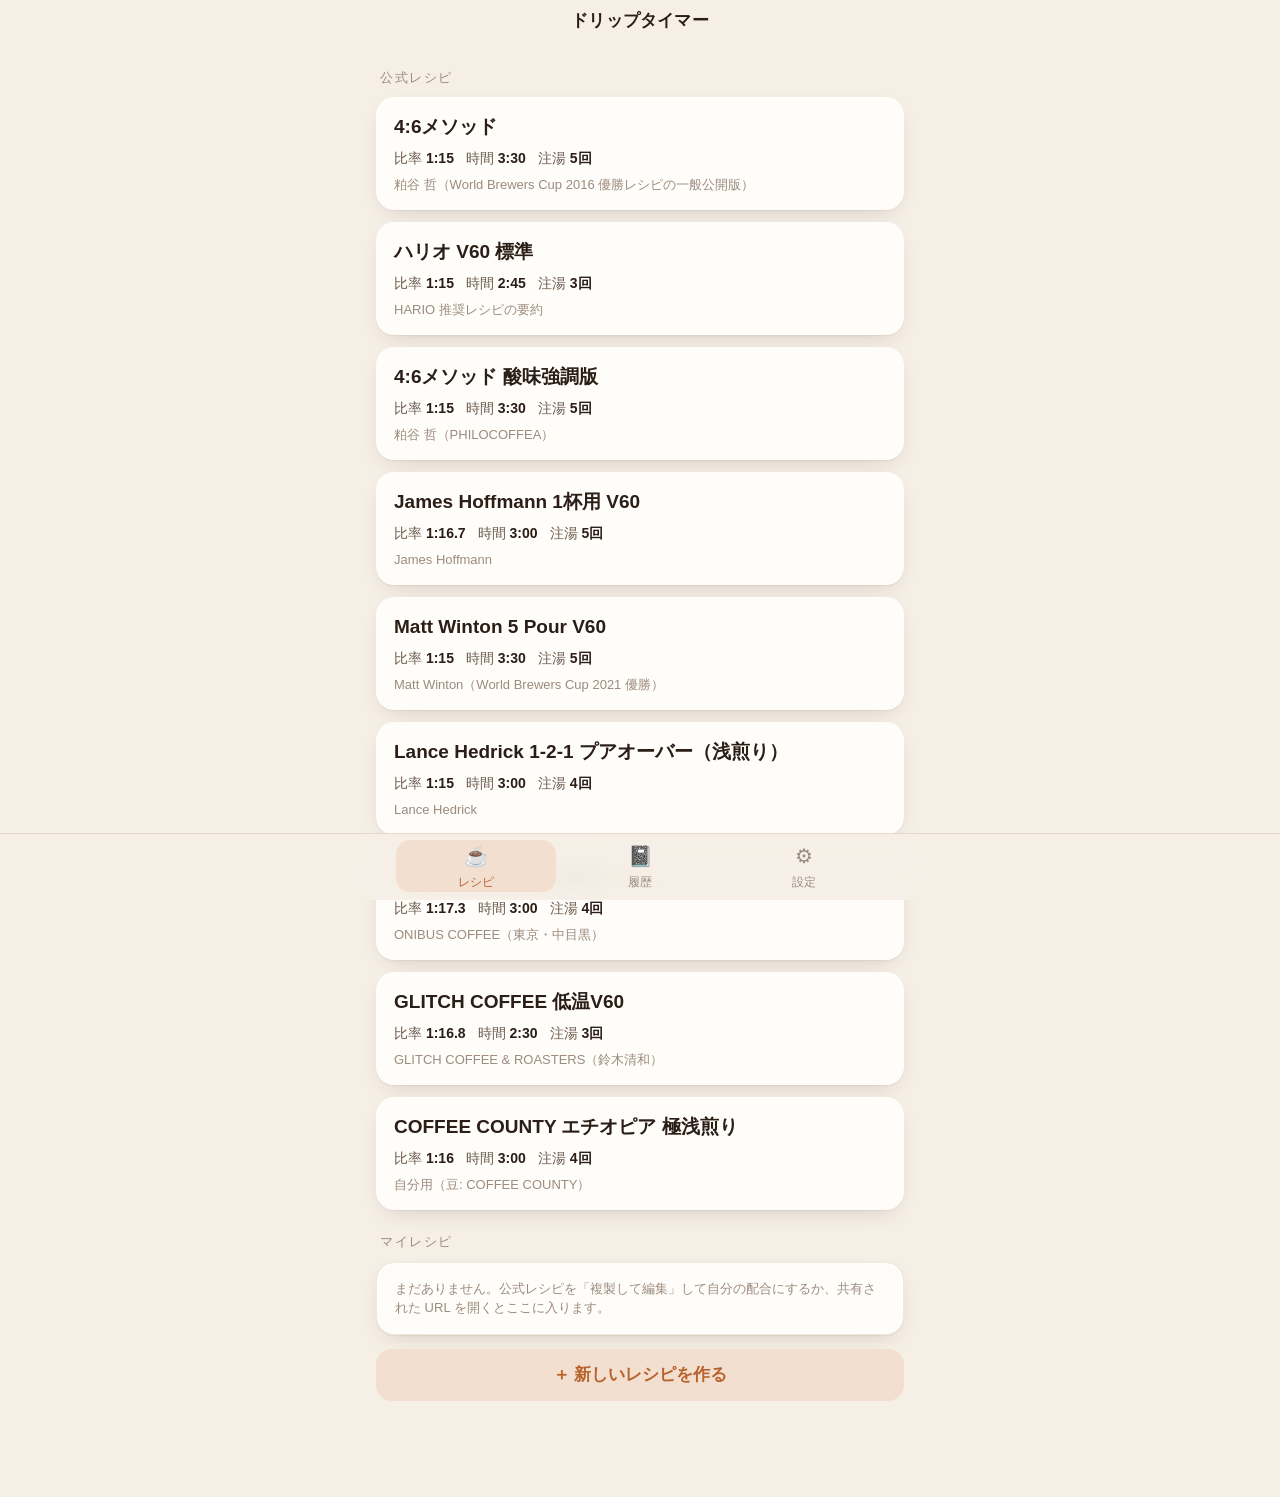
<file: index.html>
<!doctype html>
<html lang="ja">
<head>
<meta charset="utf-8">
<meta name="viewport" content="width=device-width, initial-scale=1, viewport-fit=cover">
<title>ドリップタイマー</title>
<meta name="description" content="ハンドドリップのレシピを、目標の湯量と秒数で案内するタイマー。スケールを見ながらレシピ通りに淹れる。">
<meta name="theme-color" content="#f6efe6" media="(prefers-color-scheme: light)">
<meta name="theme-color" content="#1c1612" media="(prefers-color-scheme: dark)">
<meta name="apple-mobile-web-app-capable" content="yes">
<meta name="apple-mobile-web-app-status-bar-style" content="default">
<meta name="apple-mobile-web-app-title" content="ドリップ">
<link rel="manifest" href="manifest.webmanifest">
<link rel="apple-touch-icon" href="icons/apple-touch-icon.png">
<link rel="icon" href="icons/icon.svg" type="image/svg+xml">
<link rel="stylesheet" href="css/app.css">
</head>
<body>
<div id="app" class="app">
  <header class="topbar">
    <button class="icon-btn" id="btn-back" hidden aria-label="戻る">‹</button>
    <h1 class="topbar-title" id="topbar-title">ドリップタイマー</h1>
    <button class="icon-btn" id="btn-menu" aria-label="メニュー">⋯</button>
  </header>
  <main id="view" class="view" aria-live="polite"></main>
  <nav class="tabbar" id="tabbar">
    <button data-route="home" class="tab active"><span class="tab-ic">☕</span>レシピ</button>
    <button data-route="history" class="tab"><span class="tab-ic">📓</span>履歴</button>
    <button data-route="settings" class="tab"><span class="tab-ic">⚙︎</span>設定</button>
  </nav>
</div>
<div id="toast" class="toast" hidden></div>
<dialog id="dialog" class="dialog"></dialog>
<script src="js/vendor/qrcode.js"></script>
<script type="module" src="js/app.js"></script>
<script>
  if ("serviceWorker" in navigator) {
    addEventListener("load", () => navigator.serviceWorker.register("sw.js").catch(() => {}));
  }
</script>
</body>
</html>
</file>
<file: css/app.css>
/* ---- トークン ---------------------------------------------------------- */
:root {
  --bg: #f6efe6;          /* 生成り */
  --bg-2: #fffaf3;
  --card: #fffdf9;
  --ink: #2a1e17;         /* 深い茶 */
  --ink-2: #6b5a4e;
  --ink-3: #9c8b7e;
  --line: #e6d9cb;
  --accent: #b8622b;      /* 銅 */
  --accent-ink: #fff;
  --accent-soft: #f3dfcf;
  --scene: #f4e9dc;
  --ok: #4f7d4a;
  --warn: #c2452d;
  --shadow: 0 1px 2px rgba(60, 40, 20, .06), 0 8px 24px -12px rgba(60, 40, 20, .25);
  --radius: 18px;
  --safe-b: env(safe-area-inset-bottom, 0px);
  --safe-t: env(safe-area-inset-top, 0px);
  color-scheme: light dark;
}
@media (prefers-color-scheme: dark) {
  :root {
    --bg: #1c1612; --bg-2: #241d18; --card: #2a221c;
    --ink: #f3eae0; --ink-2: #c6b7a8; --ink-3: #8d7d6f; --line: #3a3029;
    --accent: #d98a4f; --accent-ink: #1c1612; --accent-soft: #3d2a1c; --scene: #221b16;
    --ok: #8fc48a; --warn: #f08a76;
    --shadow: 0 1px 2px rgba(0,0,0,.4), 0 10px 30px -14px rgba(0,0,0,.7);
  }
}

/* ---- ベース ------------------------------------------------------------ */
* { box-sizing: border-box; }
html, body { margin: 0; height: 100%; }
body {
  background: var(--bg); color: var(--ink);
  font-family: -apple-system, BlinkMacSystemFont, "Hiragino Sans", "Hiragino Kaku Gothic ProN", "Noto Sans JP", sans-serif;
  font-size: 16px; line-height: 1.5;
  -webkit-text-size-adjust: 100%; -webkit-tap-highlight-color: transparent;
  overscroll-behavior: none;
}
button, input, select, textarea { font: inherit; color: inherit; }
button { cursor: pointer; }
h1, h2, h3 { margin: 0; font-weight: 700; letter-spacing: .01em; }
p { margin: 0; }
[hidden] { display: none !important; }
.num { font-variant-numeric: tabular-nums; font-feature-settings: "tnum"; }

.app { min-height: 100%; display: flex; flex-direction: column; max-width: 560px; margin: 0 auto; }

/* ---- ヘッダー / タブ --------------------------------------------------- */
.topbar {
  position: sticky; top: 0; z-index: 5;
  display: grid; grid-template-columns: 44px 1fr 44px; align-items: center;
  padding: calc(8px + var(--safe-t)) 8px 8px;
  background: color-mix(in srgb, var(--bg) 88%, transparent); backdrop-filter: blur(12px); -webkit-backdrop-filter: blur(12px);
}
.topbar-title { grid-column: 2; text-align: center; font-size: 17px; white-space: nowrap; overflow: hidden; text-overflow: ellipsis; }
#btn-back { grid-column: 1; }
#btn-menu { grid-column: 3; }
.icon-btn {
  width: 44px; height: 44px; border: 0; background: transparent; border-radius: 12px; font-size: 26px; line-height: 1; color: var(--ink-2);
}
.icon-btn:active { background: var(--accent-soft); }
.view { flex: 1; padding: 4px 16px calc(96px + var(--safe-b)); }
.tabbar {
  position: fixed; bottom: 0; left: 0; right: 0; z-index: 5;
  display: flex; justify-content: center; gap: 4px;
  padding: 6px 12px calc(8px + var(--safe-b));
  background: color-mix(in srgb, var(--bg) 92%, transparent); backdrop-filter: blur(12px); -webkit-backdrop-filter: blur(12px);
  border-top: 1px solid var(--line);
}
.tab {
  flex: 1; max-width: 160px; min-height: 52px; border: 0; background: transparent; border-radius: 14px;
  display: flex; flex-direction: column; align-items: center; justify-content: center; gap: 2px;
  font-size: 12px; color: var(--ink-3);
}
.tab .tab-ic { font-size: 20px; }
.tab.active { color: var(--accent); background: var(--accent-soft); }
.tabbar[hidden] { display: none; }

/* ---- 共通パーツ -------------------------------------------------------- */
.section-title { font-size: 13px; color: var(--ink-3); text-transform: uppercase; letter-spacing: .12em; margin: 22px 4px 10px; }
.card {
  background: var(--card); border-radius: var(--radius); box-shadow: var(--shadow); padding: 16px 18px;
  border: 1px solid color-mix(in srgb, var(--line) 60%, transparent);
}
.card + .card { margin-top: 12px; }
.recipe-card { width: 100%; text-align: left; border: 0; display: grid; gap: 6px; }
.recipe-card:active { transform: scale(.99); }
.recipe-card .name { font-size: 19px; font-weight: 700; }
.recipe-card .meta { display: flex; gap: 12px; color: var(--ink-2); font-size: 14px; flex-wrap: wrap; }
.recipe-card .meta b { color: var(--ink); font-weight: 600; }
.recipe-card .author { color: var(--ink-3); font-size: 13px; }
.chip { display: inline-block; padding: 2px 10px; border-radius: 999px; background: var(--accent-soft); color: var(--accent); font-size: 12px; font-weight: 600; }

.btn {
  display: inline-flex; align-items: center; justify-content: center; gap: 8px;
  min-height: 52px; padding: 0 22px; border-radius: 16px; border: 0;
  background: var(--accent); color: var(--accent-ink); font-weight: 700; font-size: 17px;
  box-shadow: 0 6px 18px -8px color-mix(in srgb, var(--accent) 70%, transparent);
}
.btn:active { filter: brightness(.95); transform: translateY(1px); }
.btn.secondary { background: var(--accent-soft); color: var(--accent); box-shadow: none; }
.btn.ghost { background: transparent; color: var(--ink-2); box-shadow: none; border: 1px solid var(--line); }
.btn.danger { background: transparent; color: var(--warn); box-shadow: none; border: 1px solid var(--line); }
.btn.block { width: 100%; }
.btn.small { min-height: 40px; font-size: 14px; padding: 0 14px; border-radius: 12px; }
.btn-row { display: flex; gap: 10px; margin-top: 14px; }
.btn-row > .btn { flex: 1; }
.actions-fixed {
  position: fixed; left: 0; right: 0; bottom: calc(8px + var(--safe-b)); padding: 12px 16px 8px; display: flex; gap: 10px; justify-content: center;
  background: linear-gradient(to top, var(--bg) 60%, transparent); pointer-events: none;
}
.actions-fixed > * { pointer-events: auto; max-width: 528px; flex: 1; }

.field { display: grid; gap: 6px; margin-top: 14px; }
.field > label { font-size: 13px; color: var(--ink-2); font-weight: 600; }
.input, textarea.input {
  width: 100%; min-height: 48px; padding: 10px 14px; border-radius: 14px; border: 1px solid var(--line); background: var(--bg-2); color: var(--ink);
  outline: none;
}
.input:focus { border-color: var(--accent); box-shadow: 0 0 0 3px var(--accent-soft); }
textarea.input { min-height: 96px; resize: vertical; }
.grid-2 { display: grid; grid-template-columns: 1fr 1fr; gap: 12px; }
.grid-3 { display: grid; grid-template-columns: 1fr 1fr 1fr; gap: 10px; }
.hint { color: var(--ink-3); font-size: 13px; }
.error { color: var(--warn); font-size: 14px; }
.empty { text-align: center; color: var(--ink-3); padding: 40px 12px; }

/* ---- レシピ詳細 -------------------------------------------------------- */
.hero { padding: 6px 4px 0; }
.hero h2 { font-size: 28px; line-height: 1.2; }
.hero .author { color: var(--ink-3); margin-top: 4px; font-size: 14px; }
.hero .desc { margin-top: 12px; color: var(--ink-2); font-size: 15px; }
.stats { display: grid; grid-template-columns: repeat(4, 1fr); gap: 8px; margin-top: 16px; }
.stat { background: var(--card); border-radius: 14px; padding: 10px 6px; text-align: center; box-shadow: var(--shadow); }
.stat .v { font-size: 20px; font-weight: 700; }
.stat .k { font-size: 11px; color: var(--ink-3); }
.dose { margin-top: 18px; }
.dose-head { display: flex; justify-content: space-between; align-items: baseline; }
.dose-head .v { font-size: 34px; font-weight: 800; }
.dose-head .v small { font-size: 16px; font-weight: 600; color: var(--ink-3); margin-left: 2px; }
.dose input[type=range] { width: 100%; accent-color: var(--accent); margin-top: 8px; }
.steps { margin-top: 16px; display: grid; gap: 0; }
.step-row {
  display: grid; grid-template-columns: 56px 1fr auto; gap: 12px; align-items: center; padding: 12px 4px; border-bottom: 1px solid var(--line);
}
.step-row:last-child { border-bottom: 0; }
.step-row .t { color: var(--ink-3); font-weight: 600; }
.step-row .l { font-weight: 600; }
.step-row .n { color: var(--ink-3); font-size: 13px; }
.step-row .g { font-size: 20px; font-weight: 800; }
.step-row .g small { font-size: 12px; color: var(--ink-3); font-weight: 600; margin-left: 2px; }

/* ---- ブルー画面 -------------------------------------------------------- */
.brew { display: flex; flex-direction: column; min-height: calc(100dvh - 64px - var(--safe-t)); padding-bottom: calc(16px + var(--safe-b)); }
.brew .elapsed { text-align: center; font-size: 56px; font-weight: 800; letter-spacing: -.02em; line-height: 1; margin-top: 8px; }
.brew .elapsed .cap { display: block; font-size: 12px; font-weight: 600; color: var(--ink-3); letter-spacing: .12em; margin-bottom: 8px; }
.brew .target {
  margin: 16px 0 0; text-align: center; background: var(--card); border-radius: 28px; padding: 14px 14px 18px; box-shadow: var(--shadow);
  transition: background .25s;
}
.brew .target .scene { display: block; width: 100%; height: auto; border-radius: 18px; background: var(--scene); margin-bottom: 10px; }
.brew .target .label { font-size: 15px; font-weight: 700; color: var(--accent); }
.brew .target .g { font-size: clamp(88px, 30vw, 132px); font-weight: 900; line-height: .95; letter-spacing: -.04em; }
.brew .target .g small { font-size: 28px; font-weight: 700; color: var(--ink-3); margin-left: 4px; letter-spacing: 0; }
.brew .target .note { color: var(--ink-2); font-size: 14px; min-height: 21px; margin-top: 6px; }
.brew .target.flash { background: var(--accent-soft); }
.brew .next { margin-top: 16px; display: flex; justify-content: space-between; align-items: center; padding: 0 6px; }
.brew .next .k { color: var(--ink-3); font-size: 13px; }
.brew .next .v { font-size: 30px; font-weight: 800; }
.brew .next .v.soon { color: var(--accent); }
.brew .next .to { font-size: 15px; font-weight: 600; color: var(--ink-2); }
.brew .bar { height: 8px; border-radius: 4px; background: var(--line); margin: 12px 4px 0; position: relative; overflow: hidden; }
.brew .bar > i { position: absolute; inset: 0 auto 0 0; width: 0; background: var(--accent); transition: width .2s linear; }
.brew .bar > b { position: absolute; top: -2px; width: 2px; height: 12px; background: var(--ink-3); }
.brew .list { margin-top: 12px; display: grid; gap: 2px; }
.brew .li { display: grid; grid-template-columns: 26px 52px 1fr auto; gap: 8px; align-items: center; padding: 6px 6px; border-radius: 10px; color: var(--ink-3); }
.brew .li.done { color: var(--ink-3); text-decoration: line-through; opacity: .7; }
.brew .li.now { color: var(--ink); background: var(--accent-soft); font-weight: 700; }
.brew .li .g { text-align: right; font-weight: 700; }
.brew .controls { margin-top: auto; padding-top: 18px; display: grid; grid-template-columns: 2fr 3fr; gap: 10px; }
.brew .controls .btn { min-height: 60px; font-size: 19px; white-space: nowrap; padding: 0 12px; }
.brew .weight { margin-top: 10px; text-align: center; color: var(--ink-3); font-size: 14px; }

/* ---- 履歴 -------------------------------------------------------------- */
.log { display: grid; gap: 6px; }
.log .head { display: flex; justify-content: space-between; align-items: baseline; }
.log .name { font-weight: 700; }
.log .date { color: var(--ink-3); font-size: 13px; }
.log .meta { color: var(--ink-2); font-size: 14px; display: flex; gap: 12px; flex-wrap: wrap; }
.log .memo { color: var(--ink-2); font-size: 14px; white-space: pre-wrap; }
.stars { display: inline-flex; gap: 2px; }
.stars button { border: 0; background: transparent; font-size: 30px; line-height: 1; padding: 4px; color: var(--line); }
.stars button.on { color: var(--accent); }
.stars.ro span { font-size: 15px; color: var(--accent); }

/* ---- エディタ ---------------------------------------------------------- */
.edit-step { display: grid; grid-template-columns: 64px 76px 1fr 32px; gap: 8px; align-items: center; margin-top: 8px; }
.edit-step .input { min-height: 44px; padding: 8px 10px; }
.edit-step .rm { border: 0; background: transparent; color: var(--warn); font-size: 22px; }
.edit-head { display: grid; grid-template-columns: 64px 76px 1fr 32px; gap: 8px; font-size: 11px; color: var(--ink-3); margin-top: 14px; padding: 0 2px; }

/* ---- 共有 / ダイアログ ------------------------------------------------- */
.dialog {
  border: 0; border-radius: 24px 24px 0 0; padding: 0; width: 100%; max-width: 560px; margin: auto auto 0; background: var(--card); color: var(--ink);
  box-shadow: 0 -10px 40px rgba(0,0,0,.25);
}
.dialog::backdrop { background: rgba(20, 12, 8, .45); }
.dialog .inner { padding: 20px 20px calc(24px + var(--safe-b)); }
.dialog h3 { font-size: 18px; margin-bottom: 8px; }
.qr { display: flex; justify-content: center; margin: 14px 0; }
.qr img, .qr canvas, .qr svg { width: 220px; height: 220px; border-radius: 12px; background: #fff; padding: 10px; }
.url-box { font-size: 12px; color: var(--ink-3); word-break: break-all; max-height: 60px; overflow: auto; background: var(--bg-2); border-radius: 10px; padding: 8px 10px; }

.toast {
  position: fixed; left: 50%; bottom: calc(96px + var(--safe-b)); transform: translateX(-50%);
  background: var(--ink); color: var(--bg); padding: 10px 18px; border-radius: 999px; font-size: 14px; z-index: 20; box-shadow: var(--shadow);
  max-width: calc(100% - 32px);
}

.settings-row { display: flex; justify-content: space-between; align-items: center; padding: 14px 0; border-bottom: 1px solid var(--line); }
.settings-row:last-child { border-bottom: 0; }
.switch { appearance: none; width: 50px; height: 30px; border-radius: 15px; background: var(--line); position: relative; border: 0; transition: background .2s; }
.switch::after { content: ""; position: absolute; top: 3px; left: 3px; width: 24px; height: 24px; border-radius: 50%; background: #fff; transition: transform .2s; box-shadow: 0 1px 3px rgba(0,0,0,.3); }
.switch:checked { background: var(--accent); }
.switch:checked::after { transform: translateX(20px); }

@media (prefers-reduced-motion: reduce) { * { transition: none !important; } }
</file>
